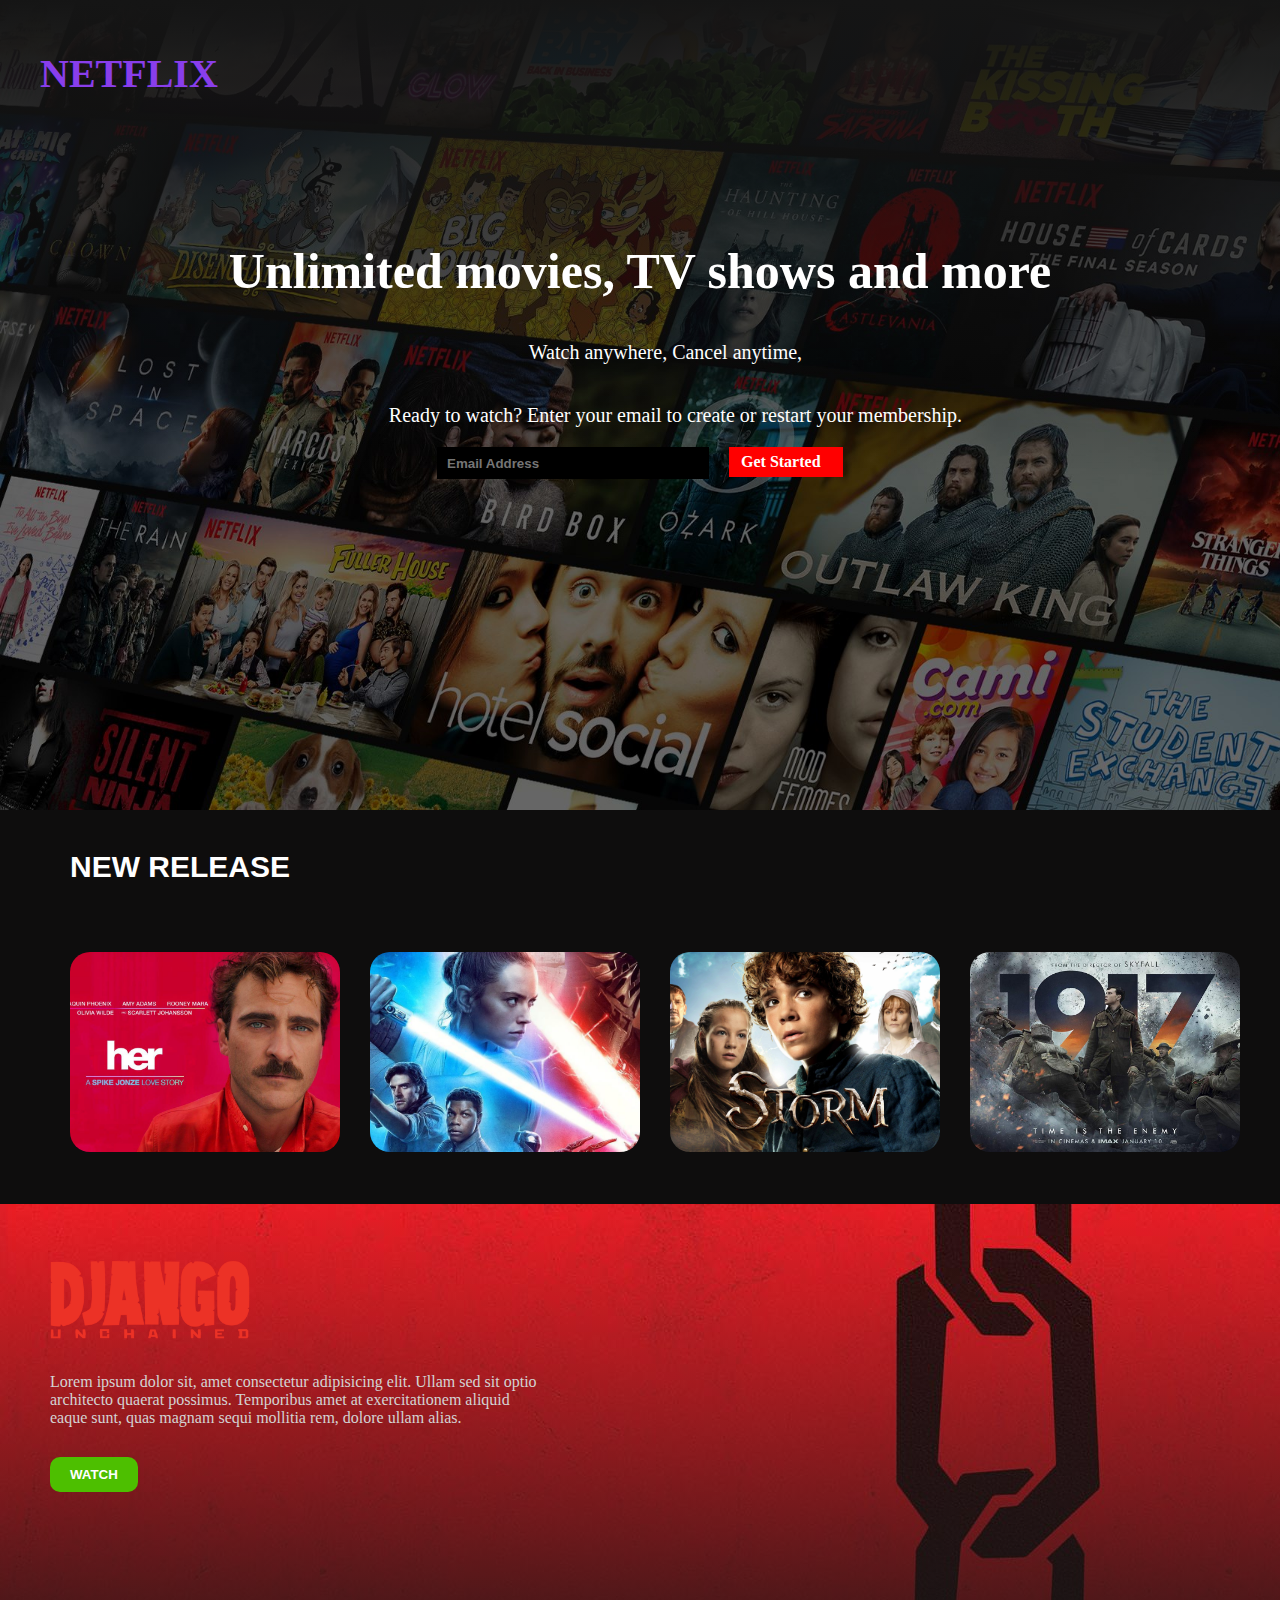
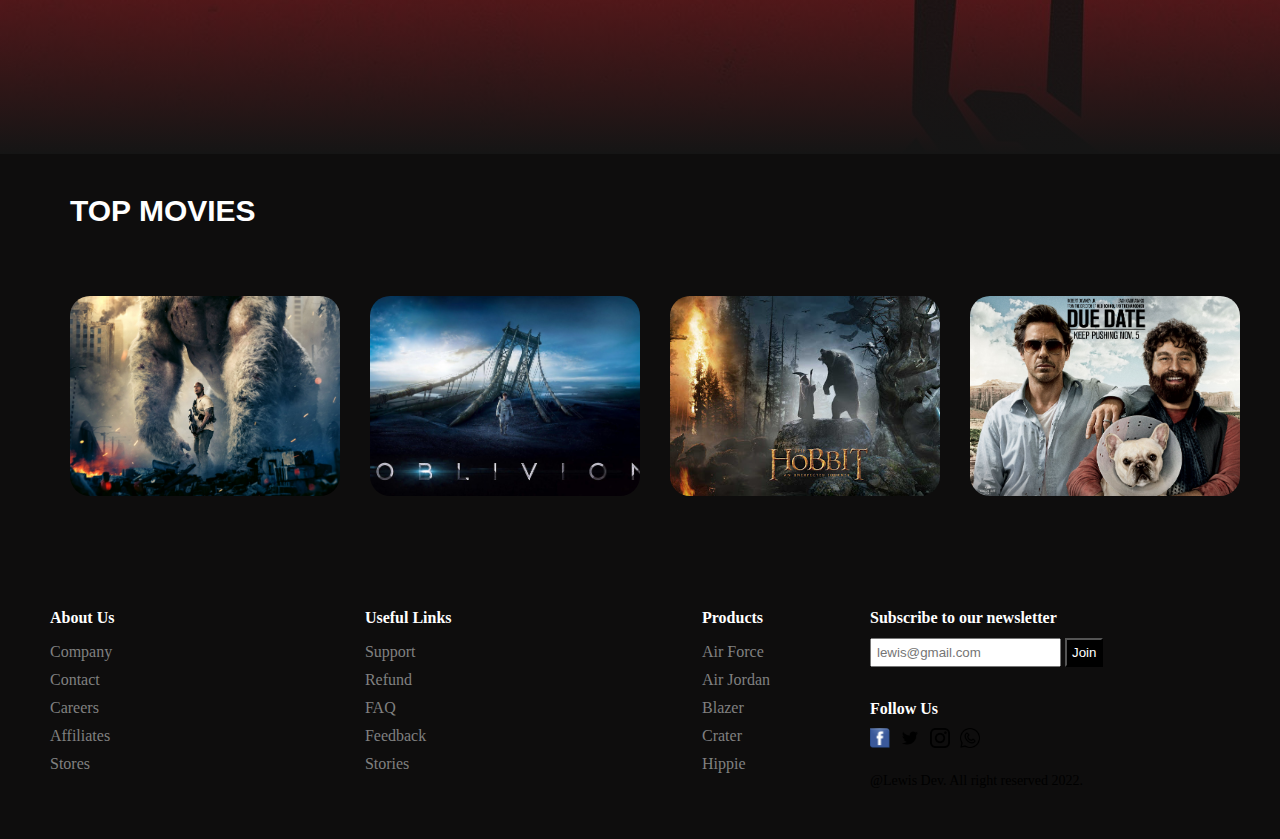
<file: Netflix Landing Page/index.html>
<!DOCTYPE html>
<html lang="en">
<head>
    <meta charset="UTF-8">
    <meta name="viewport" content="width=device-width, initial-scale=1.0">
    <link rel="stylesheet" href="main.css">
    <title>Document</title>
</head>
<body>
    <div class="top-page">
    <div class="all">
    <div class="header">
        <div class="header-left">NETFLIX</div>
        <div class="header-right">
            <div class="leftbox"><a href="#">@ English</a></div>
            <div class="rightbox"><a href="#">Sign In</a></div>
        </div>
    </div>
    <main class="main">
        <div class="main-top">
           <div class="main-text"> 
            <h2>Unlimited movies, TV shows and more</h2>
             <p>Watch anywhere, Cancel anytime,</p>
            </div>
            <p class="ready-text">Ready to watch? Enter your email to create or restart your membership.</p>
        </div>
        <div class="main-bottom">
            <input type="text" placeholder="Email Address" class="email">
            <div class="bottom-right"><a href="#">Get Started </a></div>
        </div>
    </main>
    </div>
    </div>
    <div class="container">
        <div class="content-container">
            <div class="movie-list-container">
                <h1 class="movie-list-title">NEW RELEASE</h1>
                <div class="movie-list-wrapper">
                    <div class="movie-list">
                        <div class="movie-list-item">
                            <img class="movie-list-item-img" src="images/1.jpeg" alt="">
                            <span class="movie-list-item-title">Her</span>
                            <p class="movie-list-item-text">Lorem ipsaccusamus reiciendis nemo temporibus suscipit beatae molestias dolore</p>
                            <button class="movie-list-item-button">Watch</button>
                        </div>
                        <div class="movie-list-item">
                            <img class="movie-list-item-img" src="images/2.jpeg" alt="">
                            <span class="movie-list-item-title">Star Wars</span>
                            <p class="movie-list-item-text">Loreturi accusamus reiciendis nemo temporibus suscipit beatae molestias dolore</p>
                            <button class="movie-list-item-button">Watch</button>
                        </div>
                        <div class="movie-list-item">
                            <img class="movie-list-item-img" src="images/3.jpg" alt="">
                            <span class="movie-list-item-title">Storm</span>
                            <p class="movie-list-item-text">Lorem ipsumexce dytruuyy io;loiliuiuoouuyut t beatae molestias dolore</p>
                            <button class="movie-list-item-button">Watch</button>
                        </div>
                        <div class="movie-list-item">
                            <img class="movie-list-item-img" src="images/4.jpg" alt="">
                            <span class="movie-list-item-title">1917 London</span>
                            <p class="movie-list-item-text">Lorem ipusamus reiciendis nemo temporibus suscipit beatae molestias dolore</p>
                            <button class="movie-list-item-button">Watch</button>
                        </div>
                        <div class="movie-list-item">
                            <img class="movie-list-item-img" src="images/5.jpg" alt="">
                            <span class="movie-list-item-title">Endgame</span>
                            <p class="movie-list-item-text">Lorem iciendis nemo temporibus suscipit beatae molestias dolore</p>
                            <button class="movie-list-item-button">Watch</button>
                        </div>
                        </div>
                    </div>
                </div>
            </div>
        </div>
    <div class="container">
        <div class="featured-content" style="background: linear-gradient(to bottom, rgba(0,0,0,0), #151515), url('images/f-1.jpg');">
            <img class="featured-title" src="images/f-t-1.png" alt="">
            <p class="featured-text"> Lorem ipsum dolor sit, amet consectetur adipisicing elit. Ullam sed sit optio architecto quaerat possimus. Temporibus amet at exercitationem aliquid eaque sunt, quas magnam sequi mollitia rem, dolore ullam alias.</p>
            <button class= "featured-button">WATCH</button>
        </div>
        <div class="content-container">
            <div class="movie-list-container">
                <h1 class="movie-list-title">TOP MOVIES</h1>
                <div class="movie-list-wrapper">
                    <div class="movie-list">
                        <div class="movie-list-item">
                            <img class="movie-list-item-img" src="images/6.jpg" alt="">
                            <span class="movie-list-item-title">Her</span>
                            <p class="movie-list-item-text">Lorem ipsaccusamus reiciendis nemo temporibus suscipit beatae molestias dolore</p>
                            <button class="movie-list-item-button">Watch</button>
                        </div>
                        <div class="movie-list-item">
                            <img class="movie-list-item-img" src="images/8.jpg" alt="">
                            <span class="movie-list-item-title">Star Wars</span>
                            <p class="movie-list-item-text">Loreturi accusamus reiciendis nemo temporibus suscipit beatae molestias dolore</p>
                            <button class="movie-list-item-button">Watch</button>
                        </div>
                        <div class="movie-list-item">
                            <img class="movie-list-item-img" src="images/9.jpg" alt="">
                            <span class="movie-list-item-title">Storm</span>
                            <p class="movie-list-item-text">Lorem ipsumexce dytruuyy io;loiliuiuoouuyut t beatae molestias dolore</p>
                            <button class="movie-list-item-button">Watch</button>
                        </div>
                        <div class="movie-list-item">
                            <img class="movie-list-item-img" src="images/10.jpg" alt="">
                            <span class="movie-list-item-title">1917 London</span>
                            <p class="movie-list-item-text">Lorem ipusamus reiciendis nemo temporibus suscipit beatae molestias dolore</p>
                            <button class="movie-list-item-button">Watch</button>
                        </div>
                        <div class="movie-list-item">
                            <img class="movie-list-item-img" src="images/11.jpg" alt="">
                            <span class="movie-list-item-title">Endgame</span>
                            <p class="movie-list-item-text">Lorem iciendis nemo temporibus suscipit beatae molestias dolore</p>
                            <button class="movie-list-item-button">Watch</button>
                        </div>
                        </div>
                    </div>
                </div>
            </div>
        </div>
        <footer>
            <div class="footerLeft">
              <div class="footerMenu">
                <h1 class="fMenuTitle">About Us</h1>
                <ul class="fList">
                    <li class="fListItem">Company</li>
                    <li class="fListItem">Contact</li>
                    <li class="fListItem">Careers</li>
                    <li class="fListItem">Affiliates</li>
                    <li class="fListItem">Stores</li>
                </ul>
              </div>
              <div class="footerMenu">
                <h1 class="fMenuTitle">Useful Links</h1>
                <ul class="fList">
                    <li class="fListItem">Support</li>
                    <li class="fListItem">Refund</li>
                    <li class="fListItem">FAQ</li>
                    <li class="fListItem">Feedback</li>
                    <li class="fListItem">Stories</li>
                </ul>
              </div>
              <div class="footerMenu">
                <h1 class="fMenuTitle">Products</h1>
                <ul class="fList">
                    <li class="fListItem">Air Force</li>
                    <li class="fListItem">Air Jordan</li>
                    <li class="fListItem">Blazer</li>
                    <li class="fListItem">Crater</li>
                    <li class="fListItem">Hippie</li>
                </ul>
              </div>
            </div>
            <div class="footerRight">
                <div class="footerRightMenu">
                    <h1 class="fMenuTitle">Subscribe to our newsletter</h1>
                    <div class="fMial">
                           <input type="text" placeholder="lewis@gmail.com" class="fInput">
                          <button class="fButton">Join</button> 
                    </div>
                </div>
                <div class="footerRightMenu">
                    <h1 class="fMenuTitle">Follow Us</h1>
                    <div class="fIcons">
                        <img src="./images/facebook.png" alt="" class="fIcon">
                        <img src="./images/twitter (1).png" alt="" class="fIcon">
                        <img src="./images/instagram.png" alt="" class="fIcon">
                        <img src="./images/whatsapp.png" alt="" class="fIcon">
                    </div>
                </div>
                <div class="footerRightMenu">
                    <span class="copyright"> @Lewis Dev. All right reserved 2022.</span>
                </div>
            </div>
         </footer>
</body>
</html>
</file>
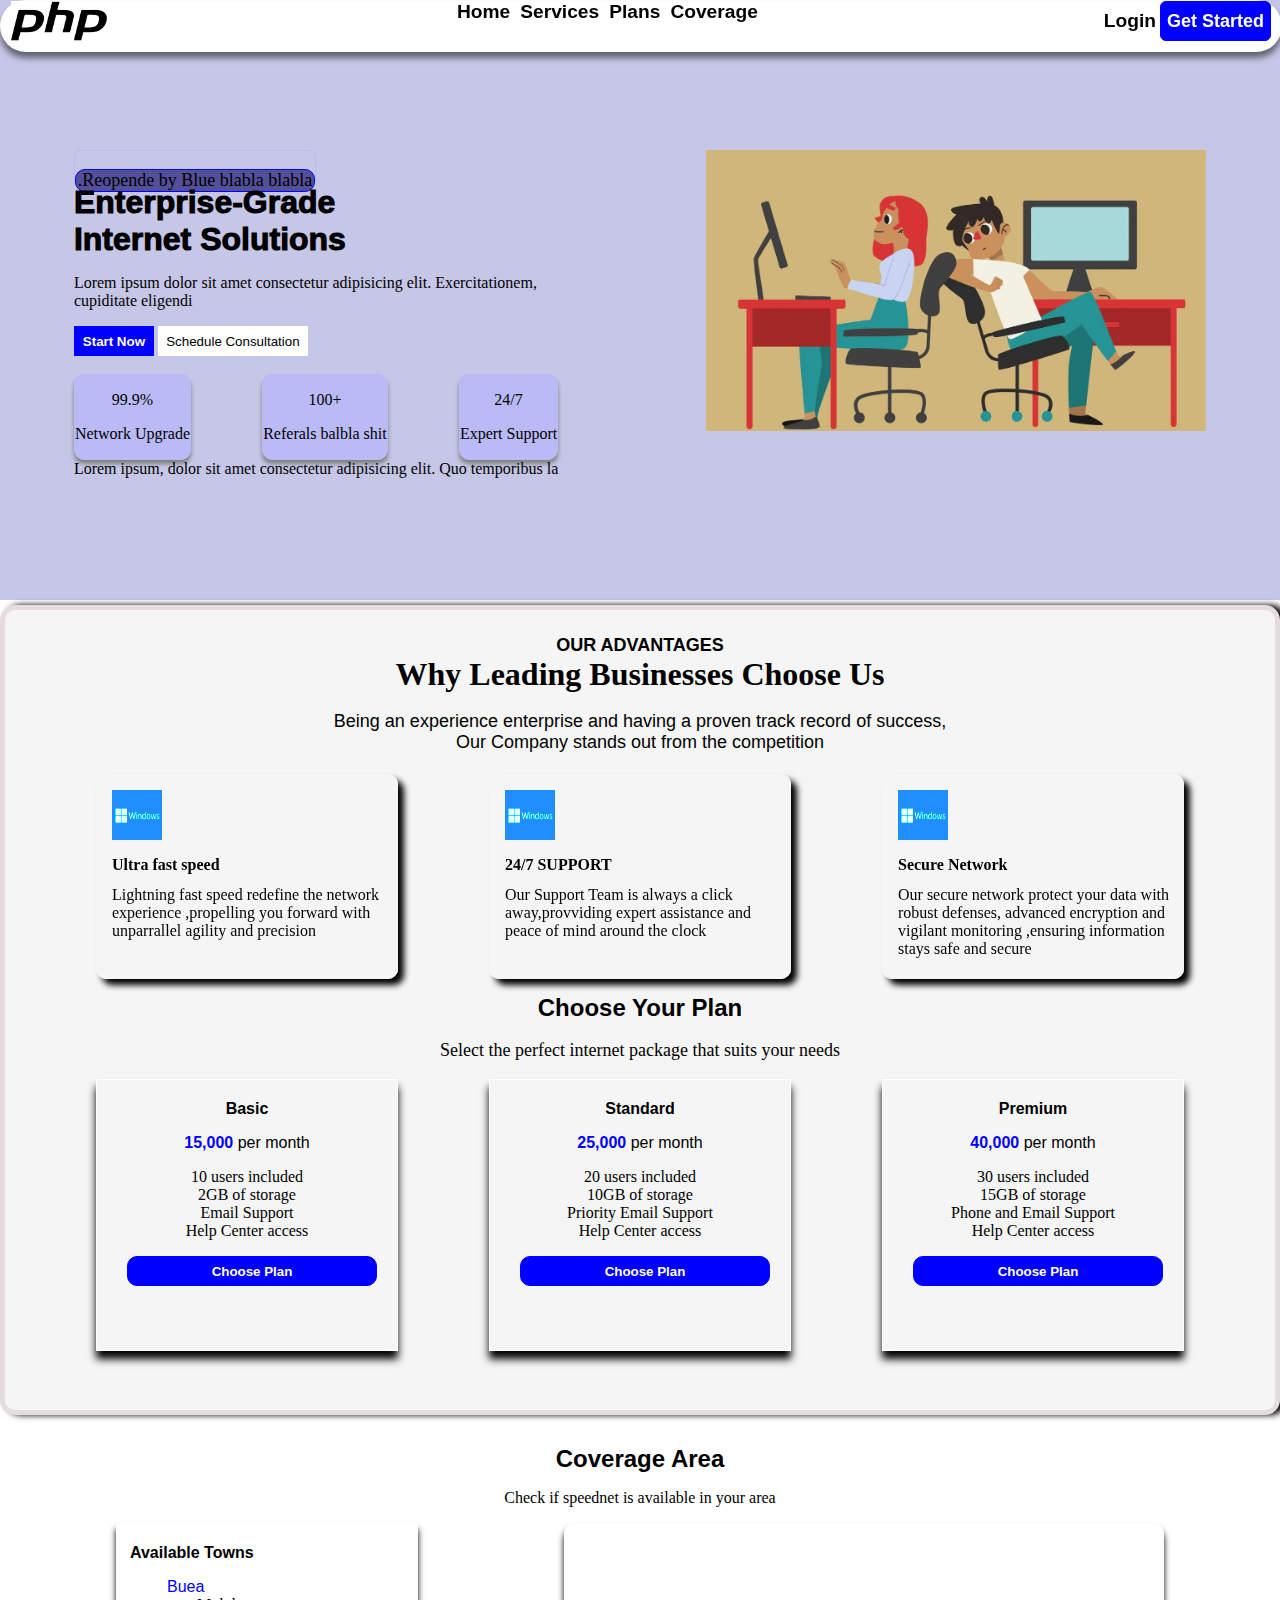
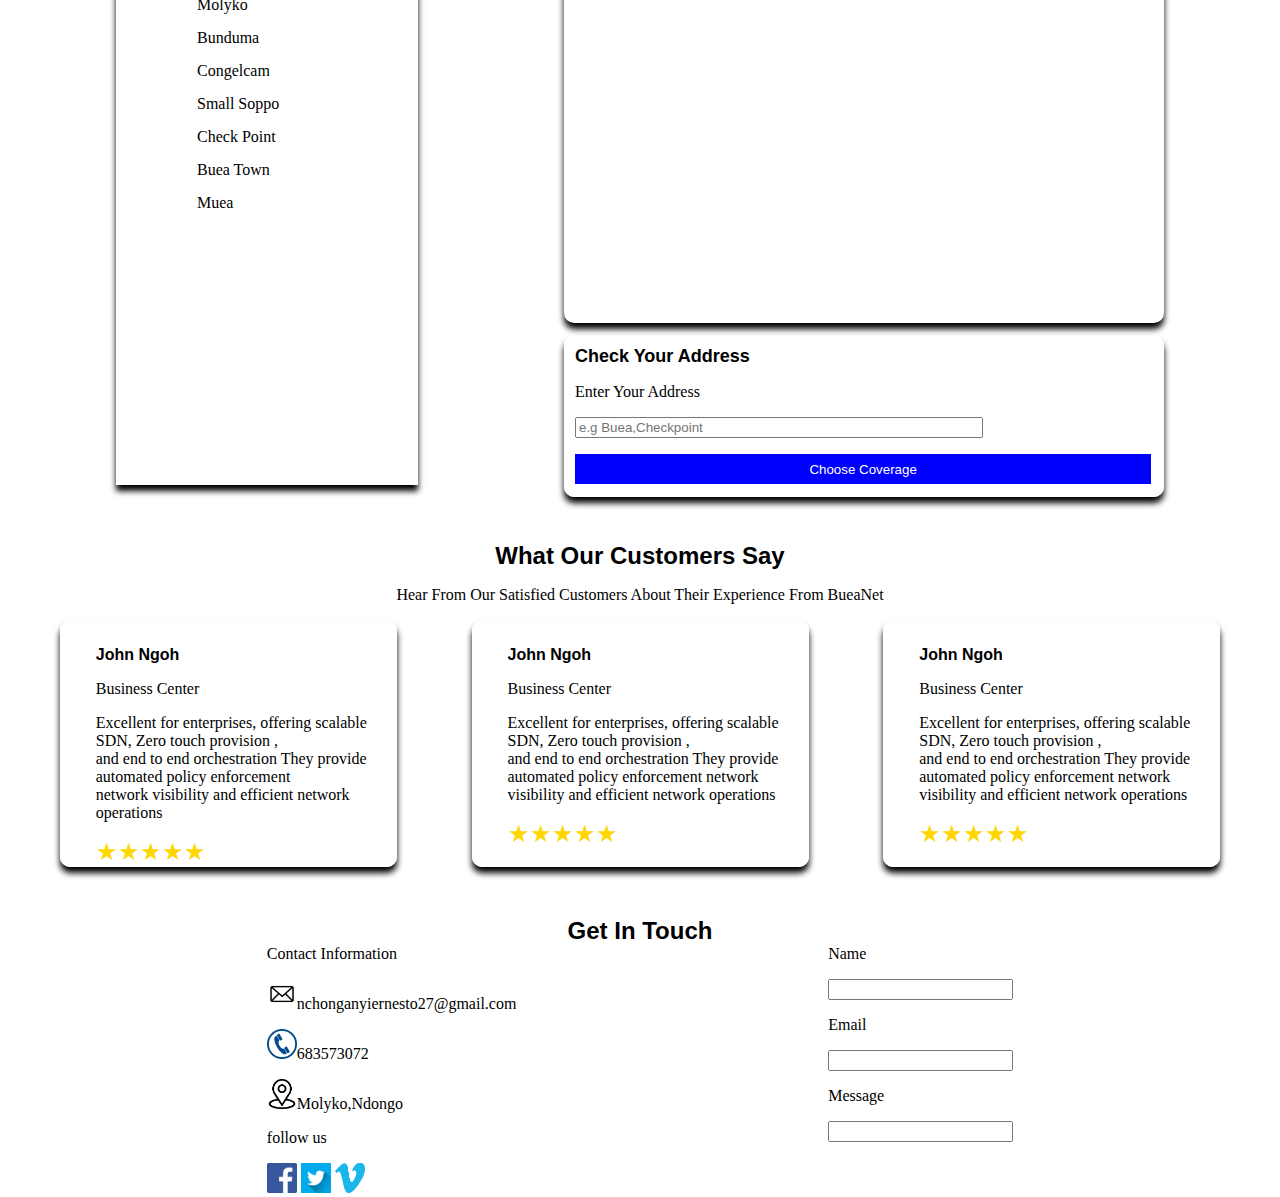
<file: Netflix Landing Page/PROJECT 2/HTML/home.html>
<!DOCTYPE html>
<html lang="en">
<head>
    <link rel="stylesheet" href="../CSS/home.css">
    <meta charset="UTF-8">
    <meta name="viewport" content="width=, initial-scale=1.0">
    
    <title>Document</title>
</head>
<body>
       <div class="header">
        <div class="image">
        <img src="../IMAGE/php.PNG" alt="" width="100px" height="40px">   
        </div>
        <div class="header2">
            <a href="">Home</a>
            <a href="">Services</a>
            <a href="">Plans</a>
            <a href="">Coverage</a>
        </div> 
        <div class="header3">
            <a href="">Login</a>
            <a href=""><button  id="constant">Get Started</button></a>
        </div>
    </div>
    <main>
        <div class="body">
            <div class="blue">
                 <p> .Reopende by Blue blabla blabla</p>
                 </div>
                 <header class="enterprise">Enterprise-Grade <br> Internet Solutions</header>
                 <p>Lorem ipsum dolor sit amet consectetur adipisicing elit. Exercitationem,<br> cupiditate eligendi</p>
                 <section>
                 <a href=""><button class="but1">Start Now </button></a>
                 <a href=""><button class="but2">Schedule Consultation</button></a>
                 </section>
                 <br>
                 <aside>
                    <div id="fool">
                        <p>
                            99.9%
                          <p>Network Upgrade</p>
                        </p>
                     </div>  
                     <div id="fool"> 
                        <p>
                            100+
                           <p>Referals balbla shit</p>
                        </p>
                    </div>
                    <div id="fool">
                        <p>24/7
                       <p> Expert Support</p>
                        </p>
                    </div>
                 </aside>  Lorem ipsum, dolor sit amet consectetur adipisicing elit. Quo temporibus la
        </div>
        <div class="image2">
            <img src="../IMAGE/Shoulder-Surfing-Attack.webp" alt="" width="500px height800px
            ">
        </div>
    </main>
    <footer>
    <!--CARD-->
    <div class="underbody">
    <header id="plan">OUR ADVANTAGES</header>
    <header id="Leading">Why Leading Businesses Choose Us</header>
    <p id="experience">Being an experience enterprise and having a proven track record of success,<br> Our Company stands out from the competition</p>
  <div id="card1">
    <!--FIRST CARD-->
    <div id="card">
     <img src="../IMAGE/blue.JPG" alt="" width="50px" height="50px">
     <header class="ultra">Ultra fast speed</header>
     <p>Lightning fast speed redefine the network experience ,propelling you forward with unparrallel agility and precision</p>
    </div>
<!--SECOND CARD-->
    <div id="card">
<img src="../IMAGE/blue.JPG" alt=""width="50px"; height="50px">
<header class="ultra">24/7 SUPPORT</header>
<p>Our Support Team is always a click away,provviding expert assistance and peace of  mind around the clock</p>
    </div>
<!--third card-->
<div id="card">
    <img src="../IMAGE/blue.JPG" alt="" width="50px" height="50px">
<header class="ultra">Secure Network</header>

<p> Our secure network protect your data with robust defenses, advanced encryption and vigilant monitoring ,ensuring information stays safe and secure </p>
</div>
</div>
    </div>
    <!--card2-->
    <div id="standard">
        <header class="choose">Choose Your Plan</header>
        <p class="your">Select the perfect internet package that suits your needs</p>

        <div id="plan1">
            <!--first card-->
    <div id="card2">
     <header class="basic">
        Basic
     </header>
     <p id="paragraph"><span id="per">15,000</span> per month</p>
     <p>10 users included <br> 2GB of storage <br>Email Support <br>Help Center access</p>
     <a href="#"><button id="button">Choose Plan</button></a>
    </div>
    <!--second card-->
    <div id="card2">
     <header class="basic">
        Standard
     </header>
     <p id="paragraph"><span id="per">25,000</span> per month</p>
     <p>20 users included <br> 10GB of storage <br>Priority Email Support <br>Help Center access</p>
     <a href="#"><button id="button">Choose Plan</button></a>
    </div>
    <!--Third Card-->
    <div id="card2">
     <header class="basic">
        Premium
     </header>
     <p id="paragraph"><span id="per">40,000 </span>per month</p>
     <p>30 users included <br> 15GB of storage <br>Phone and Email Support <br>Help Center access</p>
     <a href="#"><button id="button">Choose Plan</button></a>
    </div>
    </div>
    </div>
    </footer>
    <!--map-->
    <header id="mapside">Coverage Area</header>
    <p id="check">Check if speednet is available in your area</p>

    <div id="map1">
<div id="nearmap">
<p id="towns">Available Towns</p>
<ul>
    <span id="buea">Buea</span>
    <ul>
        Molyko
    </ul>
    <ul>Bunduma</ul>
    <ul>Congelcam</ul>
    <ul>Small Soppo</ul>
    <ul>Check Point</ul>
    <ul>Buea Town</ul>
    <ul>Muea</ul>
</ul>
</div>
<div id="map">
<iframe src="https://www.google.com/maps/embed?pb=!1m18!1m12!1m3!1d127338.63507292594!2d9.266527400000008!3d4.15490050000001!2m3!1f0!2f0!3f0!3m2!1i1024!2i768!4f13.1!3m3!1m2!1s0x10613259651819a3%3A0x754210aa92e62bff!2sBuea!5e0!3m2!1sen!2scm!4v1752438385308!5m2!1sen!2scm" width="600" height="400" style="border:0;" allowfullscreen="" loading="lazy" referrerpolicy="no-referrer-when-downgrade" ></iframe>
<div id="undermap">
<header id="address">Check Your Address</header>
<form action="post">
    <p><label for="address">Enter Your Address</label></p>
   <p> <input type="address" placeholder="e.g Buea,Checkpoint" id="form1"></p>
</form>
<button id="coverage">Choose Coverage</button>
</div>
</div>
    </div>

<div id="what">
    <header id="mapside">What Our Customers Say</header>
    <p id="check">Hear From Our Satisfied Customers About Their Experience From BueaNet</p>
    <!--First Card-->
    <div id="rate">

    <div id="rate1">
<header id="town">John Ngoh</header>
<p>Business Center</p>
<p>Excellent for enterprises, offering scalable SDN, Zero touch provision ,<br> and end to end orchestration
    They provide automated policy enforcement <br> network visibility and efficient network operations
</p>
<div class="rating-static-simple">
<span style="color: gold;">&#9733;&#9733;&#9733;&#9733;&#9733;</span>
</div>
</div>

<div id="rate1">
    <header id="town">John Ngoh</header>
<p>Business Center</p>
<p>Excellent for enterprises, offering scalable SDN, Zero touch provision , <br>
    and end to end orchestration
    They provide automated policy enforcement network <br>visibility and efficient network operations
</p>
<div class="rating-static-simple">
<span style="color: gold;">&#9733;&#9733;&#9733;&#9733;&#9733;</span>
</div>
</div>
<div id="rate1">
    <header id="town">John Ngoh</header>
<p>Business Center</p>
<p>Excellent for enterprises, offering scalable SDN, Zero touch provision , <br>
    and end to end orchestration
    They provide automated policy enforcement network <br>visibility and efficient network operations
</p>
<div class="rating-static-simple">
<span style="color: gold;">&#9733;&#9733;&#9733;&#9733;&#9733;</span>
</div>
</div>
    </div>
    </div>
    <!--Get in touch-->
    <div id="get">
        <header id="mapside">Get In Touch</header>
    <div id="touch">
        <!--first section-->
<div id="location">
<header id="contact">Contact Information</header>
<p><img src="../IMAGE/MESSAGE.PNG" alt="" width="30px" height="30px">nchonganyiernesto27@gmail.com</p>
<p><img src="../IMAGE/PHONE.PNG" alt="" width="30px" height="30px">683573072</p>
<p><img src="../IMAGE/LOCATION.PNG" alt="" width="30px" height="30px">Molyko,Ndongo</p>
<p>follow us</p>
<img src="../IMAGE/FACEBOOK.PNG" alt="" width="30px" height="30px"> <img src="../IMAGE/TWITTER.WEBP"alt="" width="30px" height="30px"> <img src="../IMAGE/V LOGO.PNG" alt="" width="30px" height="30px">
</div>
<!--second section-->
<div id="opinion">
<form action="">
    <label for="name">Name</label>
   <p><input type="text"></p>
    <p><label for="email">Email</label></p>
  <p> <input type="email" name="email" id="shit"></p>
   <p> <label for="message">Message</label></p>
    <p><input type="text"></p>
</form>
</div>
    </div>
    </div>
</body>
</html>
</file>
<file: Netflix Landing Page/main.css>
body{
    padding: 0;
    margin: 0;
    background-color: rgb(14, 13, 13);
   
}
.top-page{
    background: url(./images/netflix-background-image-25.jpg);
    background-repeat: no-repeat;
    background-size: cover;
    padding-bottom: 30px;
    height: 780px;
       
}
.all{
    background:linear-gradient(to top, rgba(0,0,0,0), #151515);
}
.header{
    height: 200px;
    width: 100%;
    display: flex;
}
.header-left{
    color: red;
    font-size: 40px;
    font-family: 'Times New Roman', Times, serif;
    padding-top: 50px;
    padding-left: 40px;
    font-weight: 800;
    cursor: pointer;
    transition: all 0.6s ease-in-out;
}
.header-left:hover{
    color: rgb(137, 62, 235);
}
.header-right{
    padding-top: 20px;
    margin-left: 1100px;
    display: flex;
}
.leftbox{
    margin-top: 40px;
    height: 25px;
    width: 100px;
    background-color: black;
    align-content: center;
    border: 1px solid black;
    padding-left: 10px;
    color: white;
    text-shadow: 20px;
    font-weight: 500;
    cursor: pointer;
    transition: all 1s ease-in-out;
    font-family: 'Times New Roman', Times, serif;
}
.leftbox:hover{
    padding-left: 18px;
    width: 102px;
}
.rightbox{
    border: 1px solid black;
    margin-left: 20px;
    margin-top: 40px;
    height: 25px;
    width: 80px;  
    background-color: red;
    align-content: center;
    font-weight: 700;
    color: white;
    padding-left: 20px;
    cursor: pointer;
    transition: all 1s ease-in-out;
    font-family: 'Times New Roman', Times, serif;
}
.rightbox:hover{
    padding-left: 25px;
    width: 85px;
}

.main{
    display: flex;
    flex-direction: column;
    justify-content: center;
    align-content: center;
    align-items: center;
    color: white;
}
h2{
    font-size: 50px;
}
.main-text{
    justify-content: center;
    align-content: center;
    align-items: center; 
}
.main-text p{
    padding-left: 300px;
    font-size: 20px;
}
.ready-text{
    padding-left: 160px;
    font-size: 20px;
}
.main-bottom{
    display: flex;
}
.email{
    width: 260px;
    height: 30px;
    border: 2px solid white;
    font-weight: 600;
    align-items: center;
    align-content: center;
    padding-left: 10px;
    background-color: black;
    color: white;
    border: none
}
.bottom-right{
    background-color: red;
    width: 100px;
    height: 26px;
    margin-left: 20px;
    border: 2px solid red;
    font-weight: 600;
    align-items: center;
    align-content: center;
    padding-left: 10px;
    transition: all right 0.7s ease-in-out;
}
.bottom-right a:hover{
    color: black;
}
a{
    text-decoration: none;
    color: white;

}

 .content-container{
     margin-left: 50px;
 }
 .featured-content{
     height: 50vh;
     padding: 50px;
 
 }
 .featured-title{
     width: 200px;
 }
 .featured-text{
     width: 500px;
     color: lightgray;
     margin: 30px 0px;
 }
 .featured-button{
     background-color:#4dbf00 ;
     color: white;
     padding: 10px 20px;
     border-radius: 10px;
     border: none;
     outline: none;
     font-weight: bold;
 }
.movie-list-container{
    padding: 0 20px;
}
.movie-list-wrapper{
    position: relative;
    overflow: hidden;
}
.movie-list {
    display: flex;
    align-items: center;
    height: 300px;
    transform: translateX(0);
    transition: all 1s ease-in-out;
}
.movie-list-item{
    margin-right: 30px;
    position: relative;
  
}
.movie-list-title{
    margin-top: 40px;
    font-size: 30px;
    font-weight: 1200;
    font-family: 'sen', sans-serif;
    color: white;
}
.movie-list-item:hover .movie-list-item-img{
    transform: scale(1.2);
    margin: 0 30px;
    opacity: 0.5;
}
.movie-list-item-img{
    width: 270px;
    height: 200px;
    object-fit: cover;
    transition: all 1s ease-in-out;
    border-radius: 20px;
}
.movie-list-item:hover .movie-list-item-text{
    opacity: 1;
}
.movie-list-item:hover .movie-list-item-title{
opacity: 1;
}
.movie-list-item:hover .movie-list-item-button{
opacity: 1;
}
.movie-list-item-title{
    background-color: #333;
    padding: 0 10px;
    font-size: 32px;
    font-weight: bold;
    position: absolute;
    top: 10%;
    left: 50px;
    opacity: 0;
    transition: all 1s ease-in-out;
}
.movie-list-item-text{
    background-color: #333;
    padding: 10px;
    font-size: 14px;
    font-weight: bold;
    position: absolute;
    top: 25%;
    left: 50px;
    width: 190px;
    opacity: 0;
    transition: all 1s ease-in-out;
}
.movie-list-item-button{
    padding: 10px;
    background-color: #4dbf00;
    color: white;
    border-radius: 10px;
    outline: none;
    border: none;
    cursor: pointer;
    position: absolute;
    bottom: 10%;
    left: 20%;
    opacity: 0;
    transition: all 1s ease-in-out;
}
.arrow{
    font-size: 120px;
    position: absolute;
    top: 100px;
    right: 0;
    color: lightgray;
    opacity: 0.5;
    cursor: pointer;

}

footer{
    display: flex;
}
.footerLeft{
    flex: 2;
    display: flex;
    justify-content: space-between;
    padding: 50px;
}
.fMenuTitle{
    font-size: 16px;
    color: white;
}
.fList{
    padding: 0;
    list-style: none;
}
.fListItem{
    margin-bottom: 10px;
    color: gray;
    cursor: pointer;
}

.footerRight{
    flex: 1;
    padding: 50px;
    display: flex;
    flex-direction: column;
    justify-content: space-between;
}
.fInput{
    padding: 5px;
}
.fButton{
    padding: 5px;
    background-color: black;
    color: white;
    cursor: pointer;
}
.fIcons{
    display: flex;
}
.fIcon{
    width: 20px;
    height: 20px;
    margin-right: 10px;
}
.copyright{
    font-size: 14px;
    font-weight: 300;
}
</file>
<file: Netflix Landing Page/PROJECT 2/CSS/home.css>
.header{
    display: flex;
    justify-content: space-between;
    position: fixed;
    background: rgba(225,225,225,0.5);
 backdrop-filter: blur(15px);
  border-radius: 30px;
 border: 1px solid rgba(225, 225, 225, 0.15);
 background-color: white;
 box-shadow: 0 6px 6px rgba(0, 0, 0, 0.5);
 width: 100%;
 height: 50px;
 z-index: 1;

}
.header2{
    display: flex;
    gap: 10px;
}
.header3{
    gap: 4px;
    padding-right: 10px;
}
.header2 a{
    text-decoration:none ;
    font-family: Arial, Helvetica, sans-serif;
    font-style: normal;
    font-size: larger;
    font-weight: 700;
    color: black;
    transition: all ease 0.3s;
}
.header2 a::after{
    content: "";
}
.heade:hover::after{
    content: "-------";
    color: black;
}
.header2 a:hover{
    color:blueviolet;
    cursor: pointer;
}
.header3 a{
    text-decoration: none;
 font-family: Arial, Helvetica, sans-serif;
    font-style: normal;
    font-size: larger;
    font-weight: 700;
    color: black;
}
.image{
    padding-left: 10px;
}
/*body */
main{
    display: flex;
    justify-content: space-around;
    background-color: rgb(198, 198, 231);
  /*  border: 1px solid rgb(198, 198, 231);*/
    height:450px ;
    padding-top: 150px;
    z-index: -2;
}
aside{
    display: flex;
    justify-content: space-between;
}
.enterprise{
    font-family: Arial, Helvetica, sans-serif;
    font-weight: 1000;
    font-size: xx-large;
}
.blue{
    border: 1px solid  rgb(186, 186, 246);
    border-radius: 6px;
    width: 240px;
    height: 30px;
    padding-bottom: 2px;
    text-align: center;
    font-size: large;
}

#fool{
     border: 1px solid rgb(186, 186, 246);
    box-shadow: 0px 4px 4px grey;
    background-color: rgb(186, 186, 246);
    border-radius: 10px;
    text-align: center;
    transition: background-color transform 0.3s ease-in-out;
}

#fool:hover{
    background-color: rgb(127, 127, 239);
    transform: scale(1.1);
    cursor: pointer;
}
body{
    margin: 0px;
    padding: 0px;
}

#constant{
    border: 1px solid blue;
    background-color: blue;
    color: white;
    font-size: large;
    text-align: center;
    font-family: Arial, Helvetica, sans-serif;
    font-weight: 550;
    border-radius: 6px;
    height: 40px;
}
.blue p{
    border: 1px solid blue;
    border-radius: 10px;
    box-shadow: o 6px 6px blue;
    background-color: rgb(84, 79, 154);
}
.but1{
    border: 1px solid blue;
    height: 30px;
    width: 80px;
    color: white;
    font-family: Arial, Helvetica, sans-serif;
    font-weight: 700;
    background-color: blue;
}
.but2{
    border: 2px solid white;
    height: 30px;
    width: 150px;
    color: black;
    font-family: Arial, Helvetica, sans-serif;
    background-color: white;
}
#plan{
    color: black;
    font-size: large;
    font-weight: 600;
    text-align: center;
    font-family: Arial, Helvetica, sans-serif;
}
#Leading{
color: black;
    font-size: xx-large;
    font-weight: 800;
    text-align: center;
    font-family: 'Times New Roman', Times, serif;
}

#experience{
color: black;
    font-size:large;
    font-weight: 300;
    text-align: center;
    font-family: Arial, Helvetica, sans-serif;  
}
#card1{
    display: flex;
    justify-content: space-evenly;
    z-index: -2;
}
    
#card{
    border: 1px solid  whitesmoke;
    box-shadow: 6px 6px 6px black;
    border-radius: 10px;
    height:200px ;
    width: 300px;
    backdrop-filter: blur(15px);
    margin-top: 3px;
    padding-top: 3px;
    transition: transform 0.3s ease;
}
#card:hover{
    transform: scale(1.1);
    cursor: pointer;

}
#card img{
    margin-top: 12px;
    padding-left: 15px;
    filter: sepia(100%) hue-rotate(170deg) saturate(500%);
}
#card header{
    margin-top: 12px;
    padding-left: 15px;
}
#card p{
margin-top: 12px;
    padding-left: 15px;
}
.ultra{
    font-family: 'Times New Roman', Times, serif;
    font-weight: 800;
}
.underbody{
    margin-top: 25px;
   
}
.boot{
    height: 200px;
    width: 300px;
}
.bootstrap{
    display: flex;
    justify-content: space-evenly;
    margin-top: 15px;
    border: 1px solid black;
}
#plan1{
    display: flex;
    justify-content: space-evenly;
    z-index: -2;
}
#card2{
    border: 1px solid white;
    box-shadow: 0px 8px 8px black;
    width: 300px;
    padding-top: 20px;
    text-align: center;
    height: 250px;
}
.basic{
    text-align: center;
    font-family: Arial, Helvetica, sans-serif;
    font-weight: 700;
}
#paragraph{
    text-align: center;
    font-family: Arial, Helvetica, sans-serif;
}
#per{
    color: blue;
    font-weight: 700;
    font-family: Arial, Helvetica, sans-serif;
}
#button{
    font-weight: 800;
    font-family: Arial, Helvetica, sans-serif;
    border: 1px solid blue;
    color: white;
    background-color: blue;
    text-align: center;
    width: 250px;
    height: 30px;
    border-radius: 10px;
    margin-left: 10px;
}
#standard{
    height: 350px;
    margin-top: 15px;
}
.choose{
    font-size: x-large;
    font-weight: 800;
    text-align: center;
    font-family: Arial, Helvetica, sans-serif;
}
.your{
text-align: center;
font-size: large;
font-weight: 500;
}
footer{
    margin-top: 5px;
     border: 5px solid rgb(229, 221, 221);
    box-shadow: 6px 0px 6px black;
    border-radius: 15px;
    background-color: whitesmoke;
    height: 800px;
}
#map1{
    display: flex;
    justify-content: space-evenly;
    gap: 30px;
}
#mapside{
    font-size: x-large;
    font-weight: 700;
    font-family: Arial, Helvetica, sans-serif;
    text-align: center;
    margin-top: 30px;
}
#check{
    text-align: center;
}
#nearmap{
    border: 1px solid white;
    box-shadow: 0 6px 6px black;
    height: 560px;
    width: 300px;
}
#towns{
    font-family: Arial, Helvetica, sans-serif;
    font-size: medium;
    font-weight: 600;
    margin-top: 20px;
    padding-left: 13px;
}
#buea{
    color: blue;
    padding-left: 10px;
    font-size: medium;
    font-weight: 500;
    font-family: Arial, Helvetica, sans-serif;
    
}
#undermap{
    margin-top: 8px;
    border: 1px solid white;
    box-shadow: 0px 6px 6px black;
    border-radius: 10px;
    height: 150px;
    padding-left: 10px;
    padding-top: 10px;
}
#address{
    font-family: Arial, Helvetica, sans-serif;
    font-weight: 700;
    font-size: large;
}
#form1{
    width: 400px;
}
#coverage{
    border: 1px solid blue;
    width: 98%;
    background-color: blue;
    color: white;
    text-align: center;
    height: 30px;
}
ul{
    margin-bottom: 15px;
}
iframe{
    border-radius: 10px;
    box-shadow: 0px 6px 6px black;
}
#rate1{
    border: 1px solid white;
    box-shadow: 0px 6px 6px black;
    border-radius: 10px;
    width: 300px;
    padding-top: 25px;
    padding-left: 35px;
    transition: transform  0.3s ease-in-out;
}
#rate1:hover{
transform: scale(1.07);
cursor: pointer;
}

.rating-static-simple{
   /* text-align: center;*/
    font-size: 1.5rem;
    /* padding-right: 3%; */
    transition: transform 0.3s ease;
}
.rating-static-simple:hover{
    transform: scale(1.1);
    cursor: pointer;
}
#rate{
    display: flex;
    justify-content: space-evenly;
    gap: 15px;
}
#town{
    font-family: Arial, Helvetica, sans-serif;
    font-weight: 700;
}
#what{
    margin-top: 45px;
}
#touch{
    display: flex;
    justify-content: space-evenly;
    gap: 45px;
}
#get{
margin-top: 50px;
}
</file>
